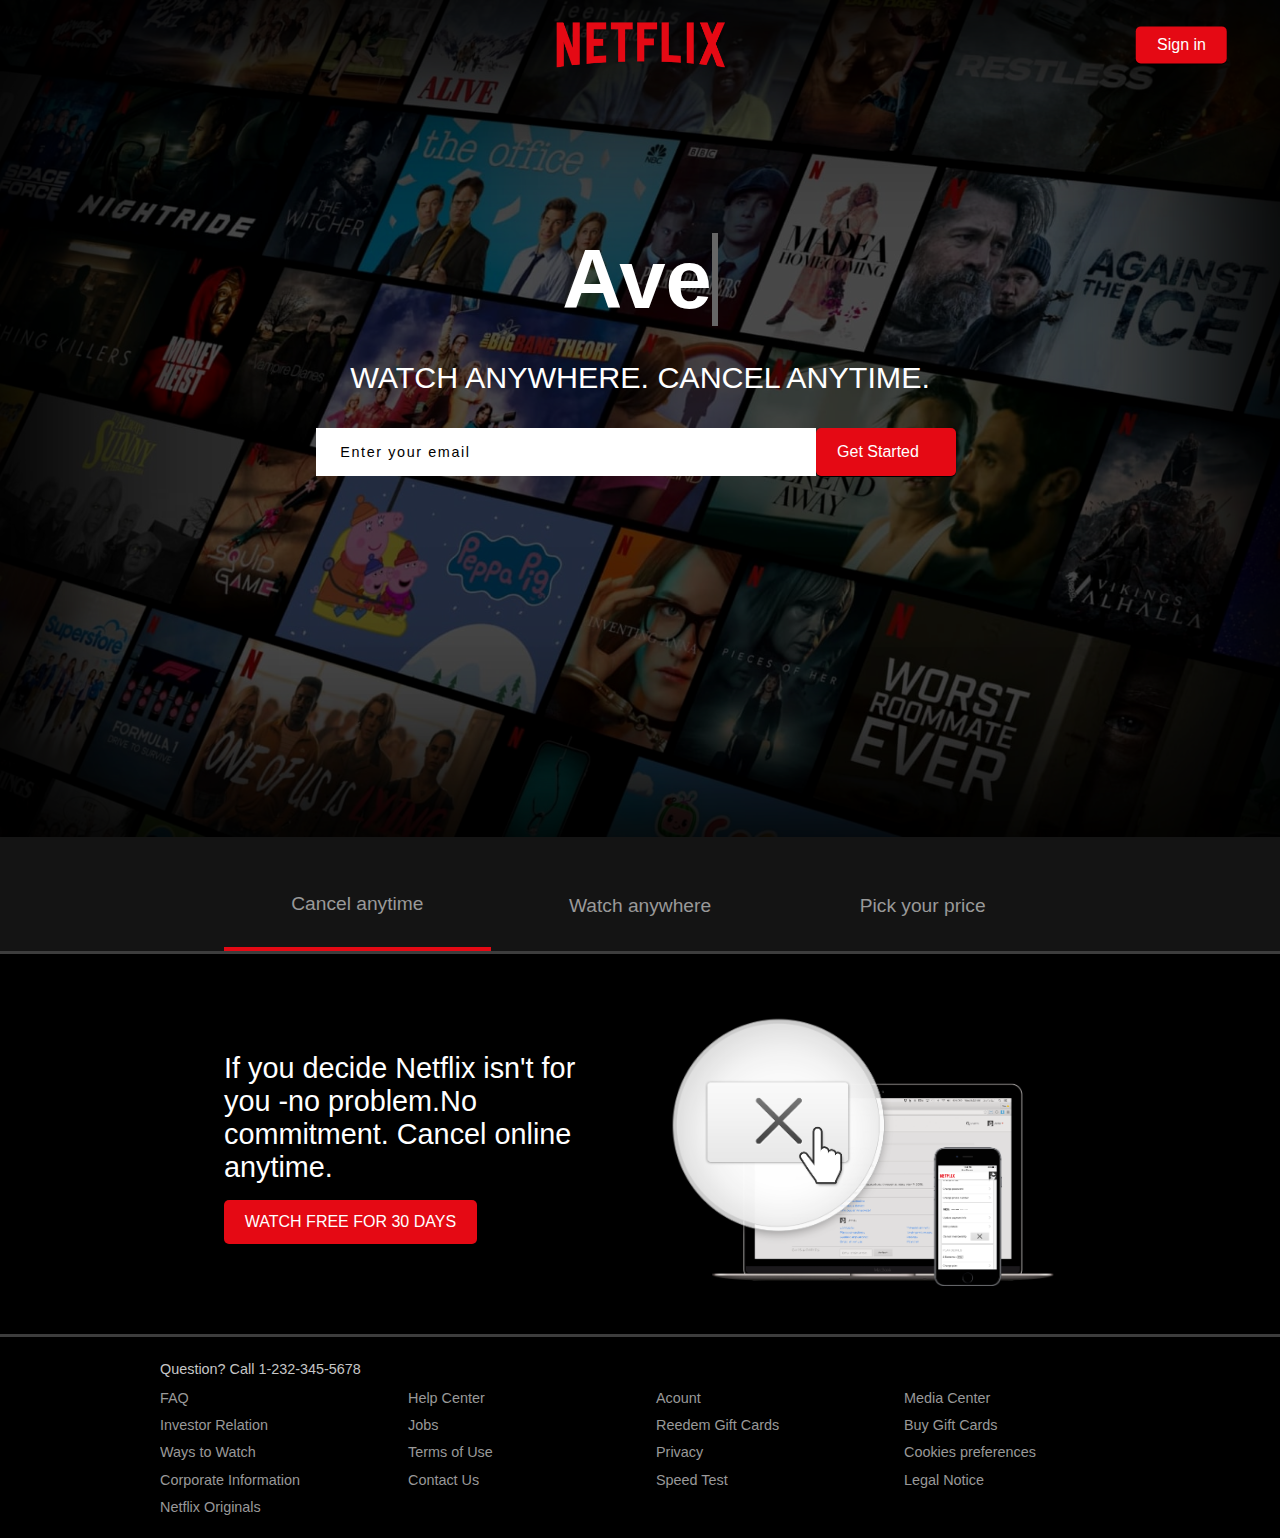
<file: index.html>
<!DOCTYPE html>
<html lang="en">
  <head>
    <meta charset="UTF-8" />
    <meta name="viewport" content="width=device-width, initial-scale=1.0" />
    <link
      rel="stylesheet"
      href="https://cdnjs.cloudflare.com/ajax/libs/font-awesome/6.4.0/css/all.min.css"
      integrity="sha512-iecdLmaskl7CVkqkXNQ/ZH/XLlvWZOJyj7Yy7tcenmpD1ypASozpmT/E0iPtmFIB46ZmdtAc9eNBvH0H/ZpiBw=="
      crossorigin="anonymous"
      referrerpolicy="no-referrer"
    />

    <link rel="icon" type="image/x-icon" href="./img/febicon.png" />

    <link rel="stylesheet" href="style.css" />
    <title>Netflix-Watch Tv Shows Online,Watch Movies Online</title>
  </head>
  <body>
    <header class="showcase">
      <div class="showcase-top">
        <img src="img/logo.png" alt="Netflix" />
        <a href="signup.html" class="btn btn rounded">Sign in</a>
      </div>

      <div class="showcase-content">
        <h1
          class="txt-rotate"
          data-period="2000"
          data-rotate='[ "Avengers End Game.", "Spider Man.", "Super Man", "Hulk", "Netflix." ]'
        ></h1>
        <p>Watch anywhere. Cancel anytime.</p>
        <!-- <a href="#" class="btn btn-xl">
          Watch free for 30 Days <i class="fas fa-chevron-right btn-icon"></i>
        </a> -->
        <div class="form">
          <div >
            <input type="text" name="email" id="email" placeholder="Enter your email" />
            <label for="email" placeholder="Enter your email"></label>
          </div>
          <button id="emailSubmit" class="btn">
            Get Started <i class="fas fa-chevron-right btn-icon"></i>
          </button>
          
        </div>
        
      </div>
      
    </header>

    <section class="tabs">
      <div class="container">
        <div id="tab-1" class="tab-item tab-border">
          <i class="fas fa-door-open fa-3x"></i>
          <p class="hide-sm">Cancel anytime</p>
        </div>

        <div id="tab-2" class="tab-item">
          <i class="fas fa-tablet-alt fa-3x"></i>
          <p class="hide-sm">Watch anywhere</p>
        </div>

        <div id="tab-3" class="tab-item">
          <i class="fas fa-tags fa-3x"></i>
          <p class="hide-sm">Pick your price</p>
        </div>
      </div>
    </section>

    <section class="tab-content">
      <div class="container">
        <!-- tab 1 Content -->

        <div id="tab-1-content" class="tab-content-item show">
          <div class="tab-1-content-inner">
            <div>
              <p class="text-lg">
                If you decide Netflix isn't for you -no problem.No commitment.
                Cancel online anytime.
              </p>
              <a href="#" class="btn btn-lg">Watch free for 30 Days</a>
            </div>
            <img src="img/tab-content-1.png" alt="" />
          </div>
        </div>

        <!-- tab 2 content  -->

        <div id="tab-2-content" class="tab-content-item">
          <div class="tab-2-content-top">
            <p class="text-lg">
              Watch Tv shows and movies anytime,anywhere -personalized you.
            </p>
            <a href="#" class="btn btn-lg">Watch free for 30 Days</a>
          </div>
          <div class="tab-2-content-bottom">
            <div>
              <img src="img/tab-content-2-1.png" alt="" />
              <p class="text-md">Watch on yourTv</p>
              <p class="text-dark">
                Smart Tvs Playstation, Xbox, Chromecast, Apple Tv, Blu-ray
                players and more.
              </p>
            </div>

            <div>
              <img src="img/tab-content-2-2.png" alt="" />
              <p class="text-md">Watch instantly or download for later</p>
              <p class="text-dark">
                Available on phone and tablet, whereever you go.
              </p>
            </div>

            <div>
              <img src="img/tab-content-2-3.png" alt="" />
              <p class="text-md">Use any computer</p>
              <p class="text-dark">Watch right on Netflix.com</p>
            </div>
          </div>
        </div>

        <!-- tab 3 content  -->
        <div id="tab-3-content" class="tab-content-item">
          <div class="text-center">
            <p class="text-lg">
              Choose one plan and Watch everything on Netflix
            </p>
            <a href="#" class="btn btn-lg">Watch free for 30 Days</a>
          </div>

          <table class="table">
            <thead>
              <tr>
                <th></th>
                <th>Basic</th>
                <th>Standard</th>
                <th>Premium</th>
              </tr>
            </thead>
            <tbody>
              <tr>
                <td>Monthly price after free month ends on 6/20/23</td>
                <td>₹750</td>
                <td>₹1099</td>
                <td>₹1399</td>
              </tr>
              <tr>
                <td>Hd Available</td>
                <td><i class="fas fa-times"></i></td>
                <td><i class="fas fa-check"></i></td>
                <td><i class="fas fa-check"></i></td>
              </tr>
              <tr>
                <td>ultra Hd Available</td>
                <td><i class="fas fa-times"></i></td>
                <td><i class="fas fa-times"></i></td>
                <td><i class="fas fa-check"></i></td>
              </tr>
              <tr>
                <td>Screen you can Watch on the same time</td>
                <td>1</td>
                <td>2</td>
                <td>4</td>
              </tr>
              <tr>
                <td>Watch on your laptop, Tv, phone and tablet</td>
                <td><i class="fas fa-check"></i></td>
                <td><i class="fas fa-check"></i></td>
                <td><i class="fas fa-check"></i></td>
              </tr>
              <tr>
                <td>Unlimited movies and Tv Shows</td>
                <td><i class="fas fa-check"></i></td>
                <td><i class="fas fa-check"></i></td>
                <td><i class="fas fa-check"></i></td>
              </tr>
              <tr>
                <td>Cancel anytime</td>
                <td><i class="fas fa-check"></i></td>
                <td><i class="fas fa-check"></i></td>
                <td><i class="fas fa-check"></i></td>
              </tr>
              <tr>
                <td>First month free</td>
                <td><i class="fas fa-check"></i></td>
                <td><i class="fas fa-check"></i></td>
                <td><i class="fas fa-check"></i></td>
              </tr>
            </tbody>
          </table>
        </div>
      </div>
    </section>
    <div class="footer-tab"></div>
    <footer class="footer">
      <p>Question? Call 1-232-345-5678</p>
      <div class="footer-cols">
        <ul>
          <li><a href="https://help.netflix.com/en/node/412">FAQ</a></li>
          <li>
            <a href="https://ir.netflix.net/ir-overview/profile/default.aspx"
              >Investor Relation</a
            >
          </li>
          <li><a href="https://devices.netflix.com/en/">Ways to Watch</a></li>
          <li>
            <a href="https://help.netflix.com/legal/corpinfo"
              >Corporate Information</a
            >
          </li>
          <li>
            <a href="https://www.netflix.com/in/browse/genre/839338"
              >Netflix Originals</a
            >
          </li>
        </ul>
        <ul>
          <li><a href="https://help.netflix.com/en/">Help Center</a></li>
          <li><a href="https://jobs.netflix.com/">Jobs</a></li>
          <li>
            <a href="https://help.netflix.com/legal/termsofuse">Terms of Use</a>
          </li>
          <li>
            <a href="https://help.netflix.com/en/contactus">Contact Us</a>
          </li>
        </ul>
        <ul>
          <li>
            <a
              href="https://www.netflix.com/in/login?nextpage=https%3A%2F%2Fwww.netflix.com%2Fyouraccount"
              >Acount</a
            >
          </li>
          <li><a href="#">Reedem Gift Cards</a></li>
          <li><a href="https://help.netflix.com/legal/privacy">Privacy</a></li>
          <li><a href="https://fast.com/">Speed Test</a></li>
        </ul>
        <ul>
          <li><a href="https://media.netflix.com/en/">Media Center</a></li>
          <li><a href="#">Buy Gift Cards</a></li>
          <li><a href="https://www.netflix.com/in/">Cookies preferences</a></li>
          <li>
            <a href="https://help.netflix.com/legal/notices">Legal Notice</a>
          </li>
        </ul>
      </div>
    </footer>
    <script src="main.js"></script>
  </body>
</html>
</file>
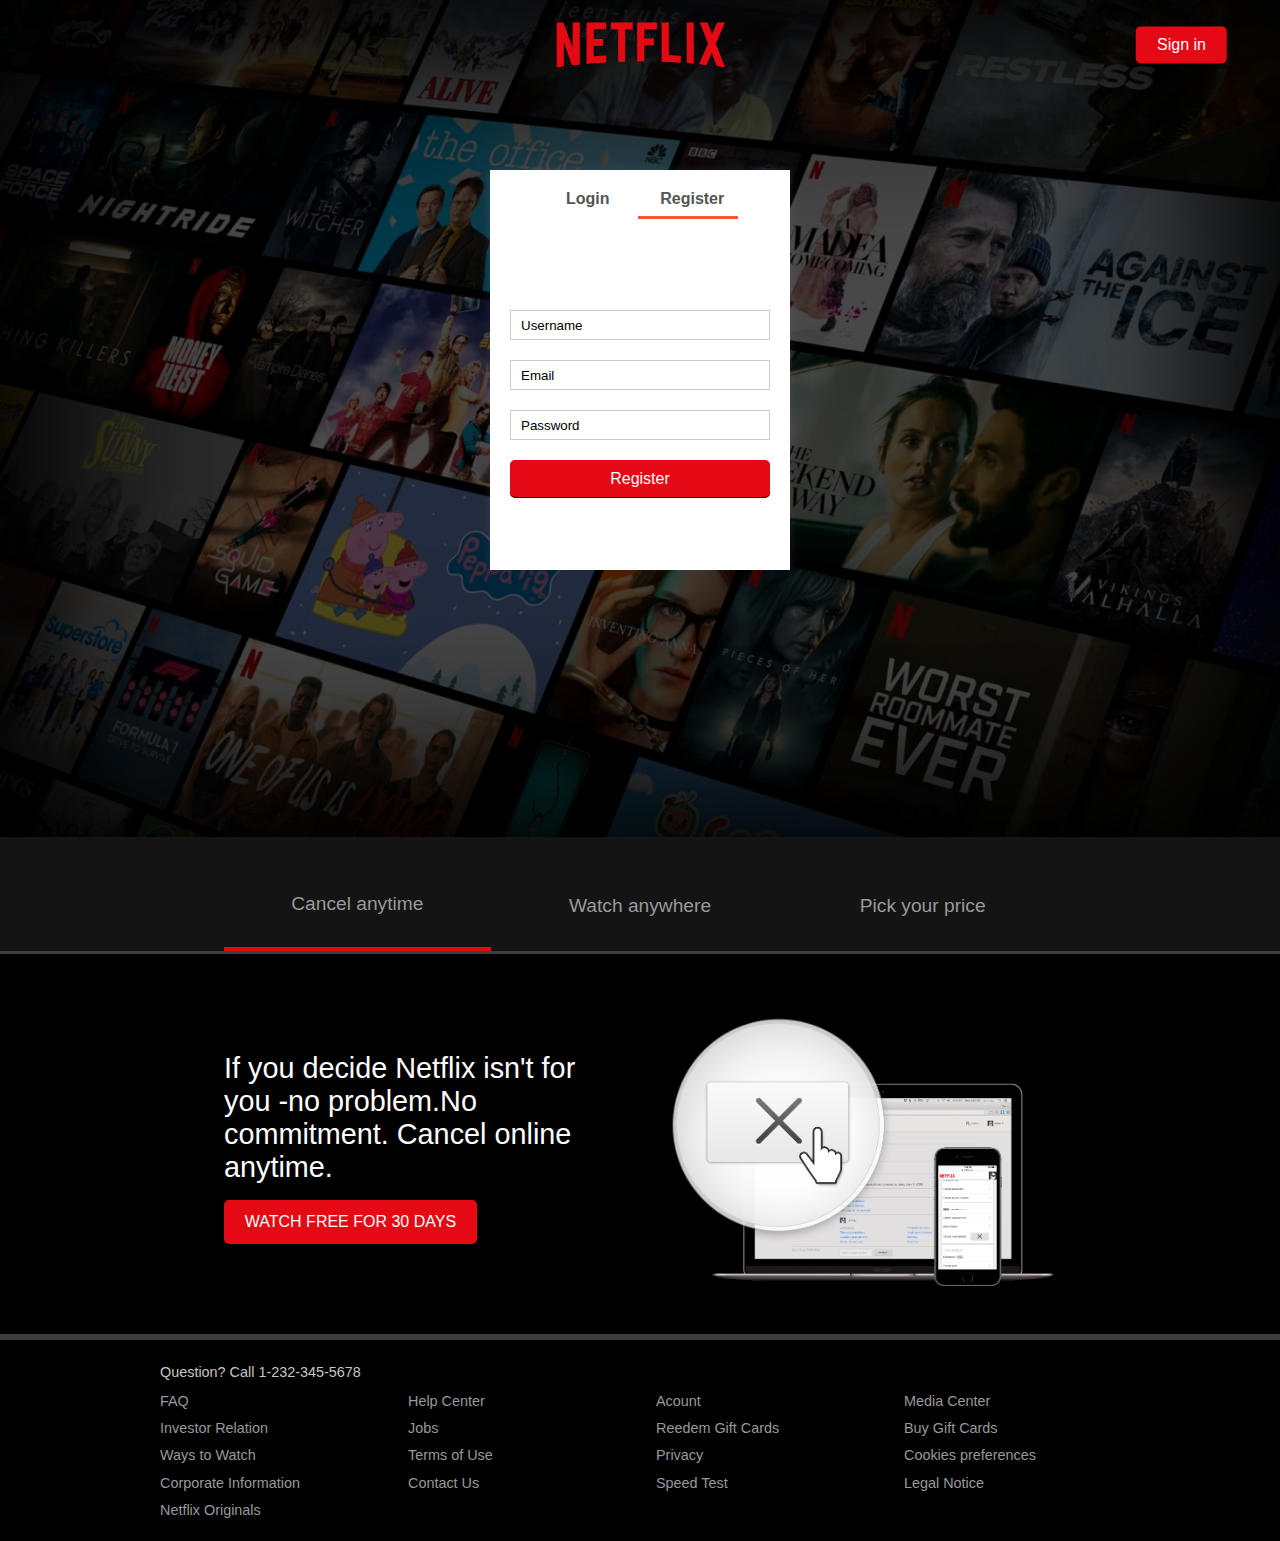
<file: signup.html>
<!DOCTYPE html>
<html lang="en">
  <head>
    <meta charset="UTF-8" />
    <meta name="viewport" content="width=device-width, initial-scale=1.0" />
    <link
      rel="stylesheet"
      href="https://cdnjs.cloudflare.com/ajax/libs/font-awesome/6.4.0/css/all.min.css"
      integrity="sha512-iecdLmaskl7CVkqkXNQ/ZH/XLlvWZOJyj7Yy7tcenmpD1ypASozpmT/E0iPtmFIB46ZmdtAc9eNBvH0H/ZpiBw=="
      crossorigin="anonymous"
      referrerpolicy="no-referrer"
    />

    <link rel="icon" type="image/x-icon" href="./img/febicon.png" />

    <link rel="stylesheet" href="style.css" />
    <title>Netflix-Watch Tv Shows Online,Watch Movies Online</title>
  </head>
  <body>
    <header class="showcase">
      <div class="showcase-top">
        <img src="img/logo.png" alt="Netflix" />
        <a href="#" class="btn btn rounded">Sign in</a>
      </div>

      <!------------ signup page ----------->

      <div class="container">
        <div class="row">
          <div class="col-2">
            <div class="form-container">
              <div class="form-btn">
                <span onclick="login()">Login</span>
                <span onclick="register()">Register</span>
                <hr id="Indicator" />
              </div>
              <form id="LoginForm">
                <input type="text" placeholder="Username" />
                <input type="password" placeholder="Password" />
                <button type="submit" class="btn">Login</button>
                <a href="#" style="color: black">Forgot password</a>
              </form>
              <form id="RegForm">
                <input type="text" placeholder="Username" />
                <input type="email" placeholder="Email" />
                <input type="password" placeholder="Password" />
                <button type="submit" class="btn">Register</button>
              </form>
            </div>
          </div>
        </div>
      </div>
    </header>

    <!-- tab -->
    <section class="tabs">
      <div class="container">
        <div id="tab-1" class="tab-item tab-border">
          <i class="fas fa-door-open fa-3x"></i>
          <p class="hide-sm">Cancel anytime</p>
        </div>

        <div id="tab-2" class="tab-item">
          <i class="fas fa-tablet-alt fa-3x"></i>
          <p class="hide-sm">Watch anywhere</p>
        </div>

        <div id="tab-3" class="tab-item">
          <i class="fas fa-tags fa-3x"></i>
          <p class="hide-sm">Pick your price</p>
        </div>
      </div>
    </section>

    <section class="tab-content">
      <div class="container">
        <!-- tab 1 Content -->

        <div id="tab-1-content" class="tab-content-item show">
          <div class="tab-1-content-inner">
            <div>
              <p class="text-lg">
                If you decide Netflix isn't for you -no problem.No commitment.
                Cancel online anytime.
              </p>
              <a href="#" class="btn btn-lg">Watch free for 30 Days</a>
            </div>
            <img src="img/tab-content-1.png" alt="" />
          </div>
        </div>

        <!-- tab 2 content  -->

        <div id="tab-2-content" class="tab-content-item">
          <div class="tab-2-content-top">
            <p class="text-lg">
              Watch Tv shows and movies anytime,anywhere -personalized you.
            </p>
            <a href="#" class="btn btn-lg">Watch free for 30 Days</a>
          </div>
          <div class="tab-2-content-bottom">
            <div>
              <img src="img/tab-content-2-1.png" alt="" />
              <p class="text-md">Watch on yourTv</p>
              <p class="text-dark">
                Smart Tvs Playstation, Xbox, Chromecast, Apple Tv, Blu-ray
                players and more.
              </p>
            </div>

            <div>
              <img src="img/tab-content-2-2.png" alt="" />
              <p class="text-md">Watch instantly or download for later</p>
              <p class="text-dark">
                Available on phone and tablet, whereever you go.
              </p>
            </div>

            <div>
              <img src="img/tab-content-2-3.png" alt="" />
              <p class="text-md">Use any computer</p>
              <p class="text-dark">Watch right on Netflix.com</p>
            </div>
          </div>
        </div>

        <!-- tab 3 content  -->
        <div id="tab-3-content" class="tab-content-item">
          <div class="text-center">
            <p class="text-lg">
              Choose one plan and Watch everything on Netflix
            </p>
            <a href="#" class="btn btn-lg">Watch free for 30 Days</a>
          </div>

          <table class="table">
            <thead>
              <tr>
                <th></th>
                <th>Basic</th>
                <th>Standard</th>
                <th>Premium</th>
              </tr>
            </thead>
            <tbody>
              <tr>
                <td>Monthly price after free month ends on 6/20/23</td>
                <td>₹750</td>
                <td>₹1099</td>
                <td>₹1399</td>
              </tr>
              <tr>
                <td>Hd Available</td>
                <td><i class="fas fa-times"></i></td>
                <td><i class="fas fa-check"></i></td>
                <td><i class="fas fa-check"></i></td>
              </tr>
              <tr>
                <td>ultra Hd Available</td>
                <td><i class="fas fa-times"></i></td>
                <td><i class="fas fa-times"></i></td>
                <td><i class="fas fa-check"></i></td>
              </tr>
              <tr>
                <td>Screen you can Watch on the same time</td>
                <td>1</td>
                <td>2</td>
                <td>4</td>
              </tr>
              <tr>
                <td>Watch on your laptop, Tv, phone and tablet</td>
                <td><i class="fas fa-check"></i></td>
                <td><i class="fas fa-check"></i></td>
                <td><i class="fas fa-check"></i></td>
              </tr>
              <tr>
                <td>Unlimited movies and Tv Shows</td>
                <td><i class="fas fa-check"></i></td>
                <td><i class="fas fa-check"></i></td>
                <td><i class="fas fa-check"></i></td>
              </tr>
              <tr>
                <td>Cancel anytime</td>
                <td><i class="fas fa-check"></i></td>
                <td><i class="fas fa-check"></i></td>
                <td><i class="fas fa-check"></i></td>
              </tr>
              <tr>
                <td>First month free</td>
                <td><i class="fas fa-check"></i></td>
                <td><i class="fas fa-check"></i></td>
                <td><i class="fas fa-check"></i></td>
              </tr>
            </tbody>
          </table>
        </div>
      </div>
    </section>
    <div class="footer-tab"></div>

    <!-- footer -->
    <div class="footer-tab"></div>
    <footer class="footer">
      <p>Question? Call 1-232-345-5678</p>
      <div class="footer-cols">
        <ul>
          <li><a href="https://help.netflix.com/en/node/412">FAQ</a></li>
          <li>
            <a href="https://ir.netflix.net/ir-overview/profile/default.aspx"
              >Investor Relation</a
            >
          </li>
          <li><a href="https://devices.netflix.com/en/">Ways to Watch</a></li>
          <li>
            <a href="https://help.netflix.com/legal/corpinfo"
              >Corporate Information</a
            >
          </li>
          <li>
            <a href="https://www.netflix.com/in/browse/genre/839338"
              >Netflix Originals</a
            >
          </li>
        </ul>
        <ul>
          <li><a href="https://help.netflix.com/en/">Help Center</a></li>
          <li><a href="https://jobs.netflix.com/">Jobs</a></li>
          <li>
            <a href="https://help.netflix.com/legal/termsofuse">Terms of Use</a>
          </li>
          <li>
            <a href="https://help.netflix.com/en/contactus">Contact Us</a>
          </li>
        </ul>
        <ul>
          <li>
            <a
              href="https://www.netflix.com/in/login?nextpage=https%3A%2F%2Fwww.netflix.com%2Fyouraccount"
              >Acount</a
            >
          </li>
          <li><a href="#">Reedem Gift Cards</a></li>
          <li><a href="https://help.netflix.com/legal/privacy">Privacy</a></li>
          <li><a href="https://fast.com/">Speed Test</a></li>
        </ul>
        <ul>
          <li><a href="https://media.netflix.com/en/">Media Center</a></li>
          <li><a href="#">Buy Gift Cards</a></li>
          <li><a href="https://www.netflix.com/in/">Cookies preferences</a></li>
          <li>
            <a href="https://help.netflix.com/legal/notices">Legal Notice</a>
          </li>
        </ul>
      </div>
    </footer>
    <script src="main.js"></script>
  </body>
</html>
</file>
<file: style.css>
:root {
  --primary-color: #e50914;
  --dark-color: #141414;
}

* {
  box-sizing: border-box;
  margin: 0;
  padding: 0;
}

body {
  font-family: "Arial", sans-serif;
  -webkit-font-smoothing: antialiased;
  background-color: #000;
  color: #999;
}

ul {
  list-style: none;
}

h1,
h2,
h3,
h4 {
  color: white;
}

a {
  color: white;
  text-decoration: none;
}

p {
  margin: 0.5rem 0;
}

img {
  width: 100%;
}

.showcase {
  width: 100%;
  height: 93vh;
  position: relative;
  background: url("./img/background.jpg") no-repeat center center/cover;
}

/* background light of whole */

.showcase::after {
  content: "";
  position: absolute;
  top: 0;
  left: 0;
  width: 100%;
  height: 100%;
  z-index: 1;
  background: rgb(0, 0, 0, 0.6);
  box-shadow: inset 70px 50px 200px #000000, inset -70px -50px 200px #000000;
}

.showcase-top {
  position: relative;
  z-index: 2;
  height: 90px;
}

.showcase-top img {
  width: 170px;
  position: absolute;
  top: 50%;
  left: 50%;
  transform: translate(-50%, -50%);
}

.showcase-top a {
  position: absolute;
  top: 50%;
  right: 0;
  transform: translate(-50%, -50%);
}

.showcase-content {
  position: relative;
  z-index: 2;
  margin: auto;
  display: flex;
  flex-direction: column;
  justify-content: center;
  align-items: center;
  text-align: center;
  margin-top: 9rem;
}

.showcase-content h1 {
  font-weight: 700;
  font-size: 5.2rem;
  line-height: 1.1;
  margin: 0 0 2rem;
}

.showcase-content p {
  text-transform: uppercase;
  color: #fff;
  font-weight: 400;
  font-size: 1.9rem;
  line-height: 1.25;
  margin: 0 0 2rem;
}

.form{
  display: flex;
  /* width: 20rem; */
  height: 3rem;
  
 
}

.form div{
  width: 500px;
  height: 3rem;
  position: relative; 
 
 
}
.form input{
  height: 100%;
  width: 100%; 
  border: none;
  padding: 1.5rem;
  color: rgb(0, 0, 0);
  letter-spacing: 0.1rem;
  font-size: 0.9rem;
  font-weight: 100;
}
::placeholder {
  color: black;
}
/* input[type=text] {
  

} */
input[type=text]::placeholder {
  color: #000;

}
input:focus{
  outline: none;
}
.form btn{
   width: 250px;
   background-color: #e50914;
   font-size: 1.875rem;
}
.form label{
  position: absolute;
  left: 10px;
  color: #fff;
  /* color:rgba(128, 128, 128, 0.301); */
 
  
}
/* ---------- signup page---------- */

.form-container {
  background: #fff;
  width: 300px;
  height: 400px;
  position: relative;
  text-align: center;
  padding: 20px 0;
  margin: auto;
  box-shadow: 0 0 10px 0px rgba(233, 219, 219, 0.1);
  margin-top: 5rem;
  z-index: 2;
  overflow: hidden;
}
.form-container span {
  font-weight: bold;
  padding: 0 10px;
  color: #555;
  cursor: pointer;
  width: 100px;
  display: inline-block;
}
.form-btn {
  display: inline-block;
}
.form-container form {
  max-width: 300px;
  padding: 0 20px;
  position: absolute;
  top: 130px;
  transition: transform 0.5s;
}
form input {
  width: 100%;
  height: 30px;
  margin: 10px 0;
  padding: 0 10px;
  border: 1px solid #ccc;
}
form .btn {
  width: 100%;
  border: none;
  cursor: pointer;
  margin: 10px 0;
}
form .btn:focus {
  outline: none;
}
#LoginForm {
  left: -300px;
}
#RegForm {
  left: 0;
}
form a {
  font-size: 12px;
}
#Indicator {
  width: 100px;
  border: none;
  background: #ff523b;
  height: 3px;
  margin-top: 8px;
  transform: translate(100px);
  transition: transform 0.5s;
}

/* ------tabs--------- */

.tabs {
  background: var(--dark-color);
  padding-top: 1rem;
  border-bottom: 3px solid #3d3d3d;
}

.tabs .container {
  display: grid;
  grid-template-columns: repeat(3, 1fr);
  grid-gap: 1rem;
  align-items: center;
  justify-content: center;
  text-align: center;
}
.tabs p {
  font-size: 1.2rem;
  padding-top: 0.5rem;
}
.tabs .container > div {
  padding: 1.5rem 0;
}
.tabs .container > div:hover {
  color: #fff;
  cursor: pointer;
}

.tab-border {
  border-bottom: 4px solid var(--primary-color);
}

/* Tab content */

.tab-content {
  padding: 3rem 0;
  background: #000;
  color: #fff;
}

/* Hide content ek bar me ek tab dikhe ga */
#tab-1-content,
#tab-2-content,
#tab-3-content {
  display: none;
}
.show {
  display: block !important;
}

#tab-1-content .tab-1-content-inner {
  display: grid;
  grid-template-columns: repeat(2, 1fr);
  grid-gap: 2rem;
  align-items: center;
  justify-content: center;
}

#tab-2-content .tab-2-content-top {
  display: grid;
  grid-template-columns: 2fr 1fr;
  grid-gap: 1rem;
  justify-content: center;
  align-items: center;
}

#tab-2-content .tab-2-content-bottom {
  margin-top: 2rem;
  display: grid;
  grid-template-columns: repeat(3, 1fr);
  grid-gap: 2rem;
  justify-content: center;
  align-items: center;
  text-align: center;
}

.table {
  width: 100%;
  margin-top: 2rem;
  border-collapse: collapse;
  border-spacing: 0;
}

.table thead th {
  text-transform: uppercase;
  padding: 0.8rem;
}
.table tbody tr td {
  color: #999;
  padding: 0.8rem 1.2rem;
  text-align: center;
}

.table tbody tr td:first-child {
  text-align: left;
}
.table tbody tr:nth-child(odd) {
  background: #222;
}

/* footer  */

.footer-tab {
  background: var(--dark-color);
  border-bottom: 3px solid #3d3d3d;
}

.footer {
  max-width: 75%;
  margin: 1rem auto;
  overflow: auto;
}

.footer,
.footer a {
  color: #999;
  font-size: 0.9rem;
}
.footer a {
  margin-bottom: 1.5rem;
}
.footer p {
  margin-top: 1.5rem 0rem;
  color: #ffffffc9;
}
.footer .footer-cols {
  display: grid;
  grid-template-columns: repeat(4, 1fr);
  grid-gap: 2rem;
}
.footer li {
  line-height: 1.9;
}
/* container */

.container {
  max-width: 70%;
  margin: auto;
  overflow: hidden;
  padding: 0 2rem;
}

/* Text Style  */

.text-xl {
  font-size: 2rem;
  margin-bottom: 1rem;
}
.text-lg {
  font-size: 1.8rem;
  margin-bottom: 1rem;
}
.text-md {
  font-size: 1.5rem;
  margin-bottom: 1rem;
}
.text-center {
  text-align: center;
}
.text-dark {
  color: #999;
}

/* buttons */
.btn {
  display: inline-block;
  background: var(--primary-color);
  color: #fff;
  padding: 0.6rem 1.3rem;
  font-size: 1rem;
  text-align: center;
  border: none;
  cursor: pointer;
  margin-right: 0.5rem;
  outline: none;
  box-shadow: 0 1px 0 rgb(0, 0, 0.45);
  border-radius: 5px;
}

.btn:hover {
  opacity: 0.9rem;
}

.btn-rounded {
  border-radius: 5px;
}

.btn-xl {
  font-size: 2rem;
  padding: 1.5rem 2.1rem;
  text-transform: uppercase;
  border-radius: 5px;
}

.btn-lg {
  font-size: 1rem;
  padding: 0.8rem 1.3rem;
  text-transform: uppercase;
}
.btn-icon {
  margin-left: 1rem;
}

@media (max-width: 960px) {
  .showcase {
    height: 70vh;
  }
  .hide-sm {
    display: none;
  }
  .showcase-top img {
    top: 30px;
    left: 5%;
    transform: trnaslate(0);
  }
  .showcase-content h1 {
    font-size: 3.7rem;
    line-height: 1;
  }

  .showcase-content p {
    font-size: 1.5rem;
  }

  .footer .footer-cols {
    grid-template-columns: repeat(2, 1fr);
  }

  .btn-xl {
    font-size: 1.5rem;
    padding: 1.4rem 2rem;
  }
  .text-xl {
    font-size: 1.5rem;
  }
  .text-lg {
    font-size: 1.3rem;
  }
  .text-md {
    font-size: 1rem;
  }
}

@media (max-width: 700px) {
  .showcase::after {
    box-shadow: inset 45px 60px 200px #000000, inset -45px -60px 200px #000000;
  }
  #tab-1-content .tab-1-content-inner {
    grid-template-columns: 1fr;
    align-items: center;
  }
  #tab-2-content .tab-2-content-top {
    display: block;
    text-align: center;
  }
  #tab-2-content .tab-2-content-top {
    grid-template-columns: 1fr;
  }
}
</file>
